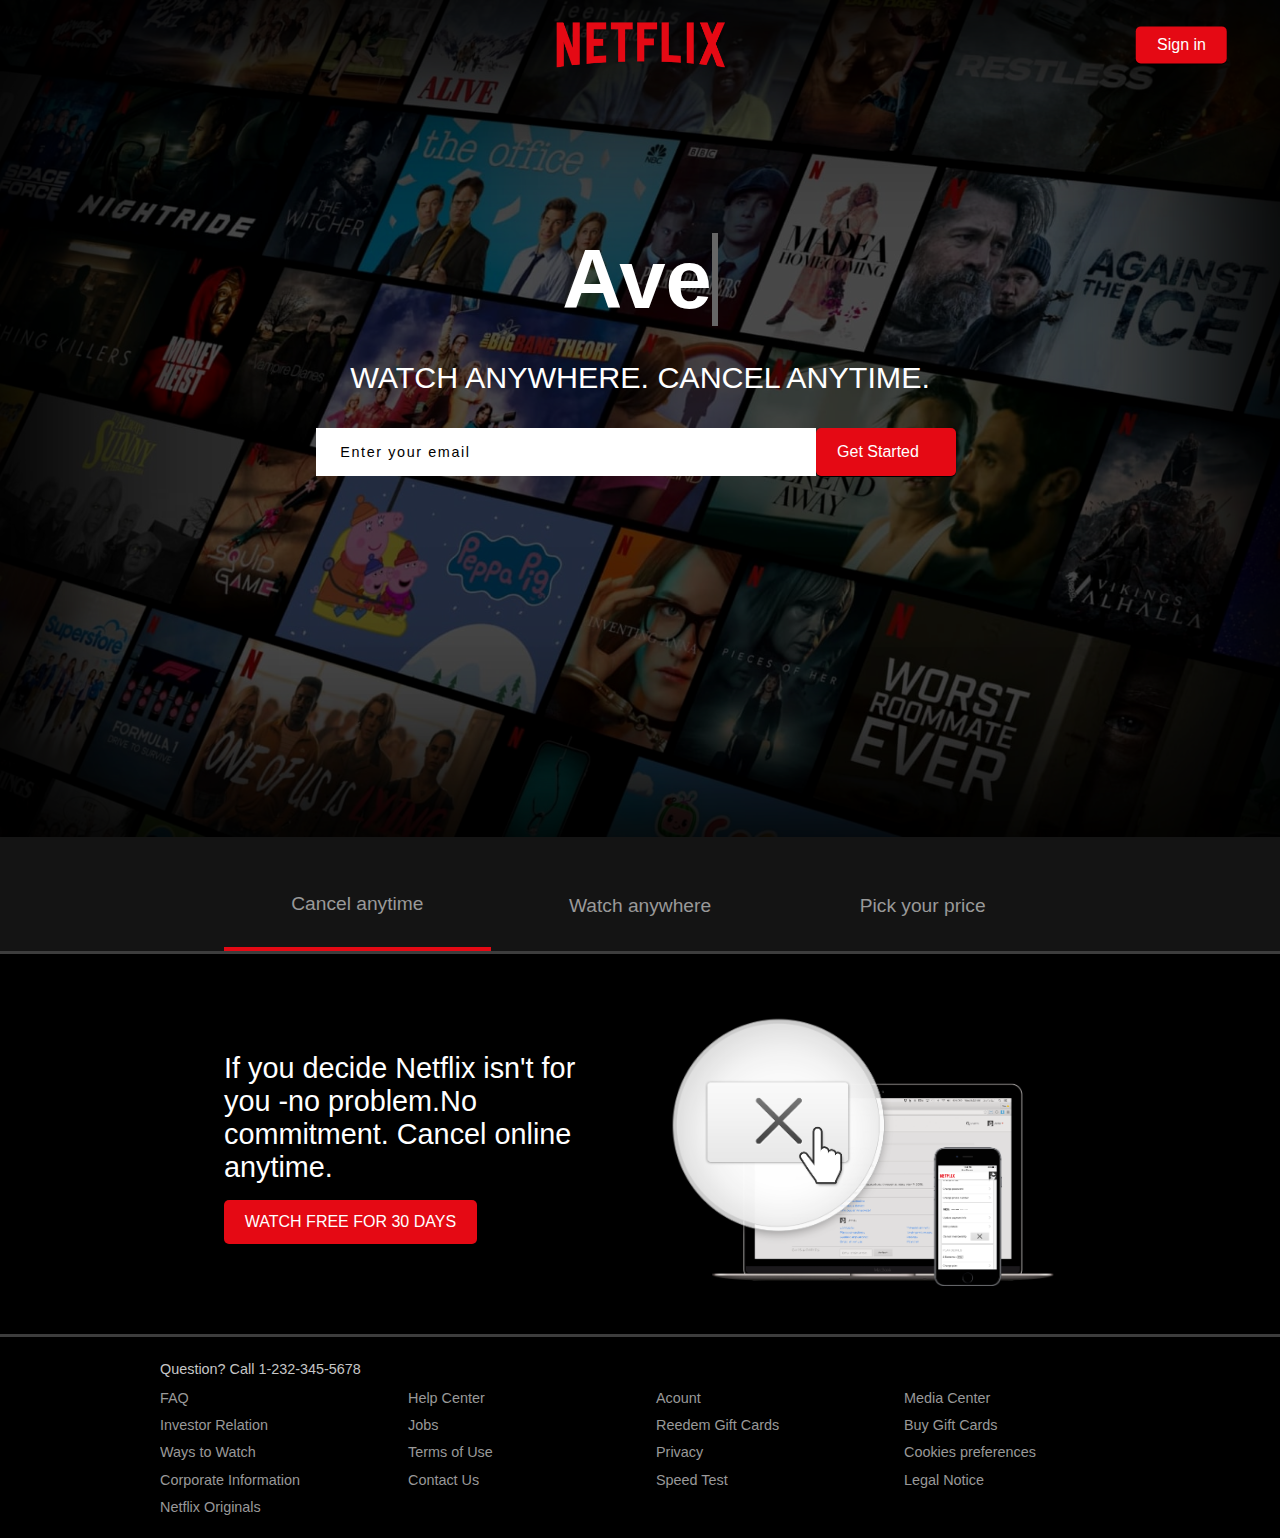
<file: index.html>
<!DOCTYPE html>
<html lang="en">
  <head>
    <meta charset="UTF-8" />
    <meta name="viewport" content="width=device-width, initial-scale=1.0" />
    <link
      rel="stylesheet"
      href="https://cdnjs.cloudflare.com/ajax/libs/font-awesome/6.4.0/css/all.min.css"
      integrity="sha512-iecdLmaskl7CVkqkXNQ/ZH/XLlvWZOJyj7Yy7tcenmpD1ypASozpmT/E0iPtmFIB46ZmdtAc9eNBvH0H/ZpiBw=="
      crossorigin="anonymous"
      referrerpolicy="no-referrer"
    />

    <link rel="icon" type="image/x-icon" href="./img/febicon.png" />

    <link rel="stylesheet" href="style.css" />
    <title>Netflix-Watch Tv Shows Online,Watch Movies Online</title>
  </head>
  <body>
    <header class="showcase">
      <div class="showcase-top">
        <img src="img/logo.png" alt="Netflix" />
        <a href="signup.html" class="btn btn rounded">Sign in</a>
      </div>

      <div class="showcase-content">
        <h1
          class="txt-rotate"
          data-period="2000"
          data-rotate='[ "Avengers End Game.", "Spider Man.", "Super Man", "Hulk", "Netflix." ]'
        ></h1>
        <p>Watch anywhere. Cancel anytime.</p>
        <!-- <a href="#" class="btn btn-xl">
          Watch free for 30 Days <i class="fas fa-chevron-right btn-icon"></i>
        </a> -->
        <div class="form">
          <div >
            <input type="text" name="email" id="email" placeholder="Enter your email" />
            <label for="email" placeholder="Enter your email"></label>
          </div>
          <button id="emailSubmit" class="btn">
            Get Started <i class="fas fa-chevron-right btn-icon"></i>
          </button>
          
        </div>
        
      </div>
      
    </header>

    <section class="tabs">
      <div class="container">
        <div id="tab-1" class="tab-item tab-border">
          <i class="fas fa-door-open fa-3x"></i>
          <p class="hide-sm">Cancel anytime</p>
        </div>

        <div id="tab-2" class="tab-item">
          <i class="fas fa-tablet-alt fa-3x"></i>
          <p class="hide-sm">Watch anywhere</p>
        </div>

        <div id="tab-3" class="tab-item">
          <i class="fas fa-tags fa-3x"></i>
          <p class="hide-sm">Pick your price</p>
        </div>
      </div>
    </section>

    <section class="tab-content">
      <div class="container">
        <!-- tab 1 Content -->

        <div id="tab-1-content" class="tab-content-item show">
          <div class="tab-1-content-inner">
            <div>
              <p class="text-lg">
                If you decide Netflix isn't for you -no problem.No commitment.
                Cancel online anytime.
              </p>
              <a href="#" class="btn btn-lg">Watch free for 30 Days</a>
            </div>
            <img src="img/tab-content-1.png" alt="" />
          </div>
        </div>

        <!-- tab 2 content  -->

        <div id="tab-2-content" class="tab-content-item">
          <div class="tab-2-content-top">
            <p class="text-lg">
              Watch Tv shows and movies anytime,anywhere -personalized you.
            </p>
            <a href="#" class="btn btn-lg">Watch free for 30 Days</a>
          </div>
          <div class="tab-2-content-bottom">
            <div>
              <img src="img/tab-content-2-1.png" alt="" />
              <p class="text-md">Watch on yourTv</p>
              <p class="text-dark">
                Smart Tvs Playstation, Xbox, Chromecast, Apple Tv, Blu-ray
                players and more.
              </p>
            </div>

            <div>
              <img src="img/tab-content-2-2.png" alt="" />
              <p class="text-md">Watch instantly or download for later</p>
              <p class="text-dark">
                Available on phone and tablet, whereever you go.
              </p>
            </div>

            <div>
              <img src="img/tab-content-2-3.png" alt="" />
              <p class="text-md">Use any computer</p>
              <p class="text-dark">Watch right on Netflix.com</p>
            </div>
          </div>
        </div>

        <!-- tab 3 content  -->
        <div id="tab-3-content" class="tab-content-item">
          <div class="text-center">
            <p class="text-lg">
              Choose one plan and Watch everything on Netflix
            </p>
            <a href="#" class="btn btn-lg">Watch free for 30 Days</a>
          </div>

          <table class="table">
            <thead>
              <tr>
                <th></th>
                <th>Basic</th>
                <th>Standard</th>
                <th>Premium</th>
              </tr>
            </thead>
            <tbody>
              <tr>
                <td>Monthly price after free month ends on 6/20/23</td>
                <td>₹750</td>
                <td>₹1099</td>
                <td>₹1399</td>
              </tr>
              <tr>
                <td>Hd Available</td>
                <td><i class="fas fa-times"></i></td>
                <td><i class="fas fa-check"></i></td>
                <td><i class="fas fa-check"></i></td>
              </tr>
              <tr>
                <td>ultra Hd Available</td>
                <td><i class="fas fa-times"></i></td>
                <td><i class="fas fa-times"></i></td>
                <td><i class="fas fa-check"></i></td>
              </tr>
              <tr>
                <td>Screen you can Watch on the same time</td>
                <td>1</td>
                <td>2</td>
                <td>4</td>
              </tr>
              <tr>
                <td>Watch on your laptop, Tv, phone and tablet</td>
                <td><i class="fas fa-check"></i></td>
                <td><i class="fas fa-check"></i></td>
                <td><i class="fas fa-check"></i></td>
              </tr>
              <tr>
                <td>Unlimited movies and Tv Shows</td>
                <td><i class="fas fa-check"></i></td>
                <td><i class="fas fa-check"></i></td>
                <td><i class="fas fa-check"></i></td>
              </tr>
              <tr>
                <td>Cancel anytime</td>
                <td><i class="fas fa-check"></i></td>
                <td><i class="fas fa-check"></i></td>
                <td><i class="fas fa-check"></i></td>
              </tr>
              <tr>
                <td>First month free</td>
                <td><i class="fas fa-check"></i></td>
                <td><i class="fas fa-check"></i></td>
                <td><i class="fas fa-check"></i></td>
              </tr>
            </tbody>
          </table>
        </div>
      </div>
    </section>
    <div class="footer-tab"></div>
    <footer class="footer">
      <p>Question? Call 1-232-345-5678</p>
      <div class="footer-cols">
        <ul>
          <li><a href="https://help.netflix.com/en/node/412">FAQ</a></li>
          <li>
            <a href="https://ir.netflix.net/ir-overview/profile/default.aspx"
              >Investor Relation</a
            >
          </li>
          <li><a href="https://devices.netflix.com/en/">Ways to Watch</a></li>
          <li>
            <a href="https://help.netflix.com/legal/corpinfo"
              >Corporate Information</a
            >
          </li>
          <li>
            <a href="https://www.netflix.com/in/browse/genre/839338"
              >Netflix Originals</a
            >
          </li>
        </ul>
        <ul>
          <li><a href="https://help.netflix.com/en/">Help Center</a></li>
          <li><a href="https://jobs.netflix.com/">Jobs</a></li>
          <li>
            <a href="https://help.netflix.com/legal/termsofuse">Terms of Use</a>
          </li>
          <li>
            <a href="https://help.netflix.com/en/contactus">Contact Us</a>
          </li>
        </ul>
        <ul>
          <li>
            <a
              href="https://www.netflix.com/in/login?nextpage=https%3A%2F%2Fwww.netflix.com%2Fyouraccount"
              >Acount</a
            >
          </li>
          <li><a href="#">Reedem Gift Cards</a></li>
          <li><a href="https://help.netflix.com/legal/privacy">Privacy</a></li>
          <li><a href="https://fast.com/">Speed Test</a></li>
        </ul>
        <ul>
          <li><a href="https://media.netflix.com/en/">Media Center</a></li>
          <li><a href="#">Buy Gift Cards</a></li>
          <li><a href="https://www.netflix.com/in/">Cookies preferences</a></li>
          <li>
            <a href="https://help.netflix.com/legal/notices">Legal Notice</a>
          </li>
        </ul>
      </div>
    </footer>
    <script src="main.js"></script>
  </body>
</html>
</file>
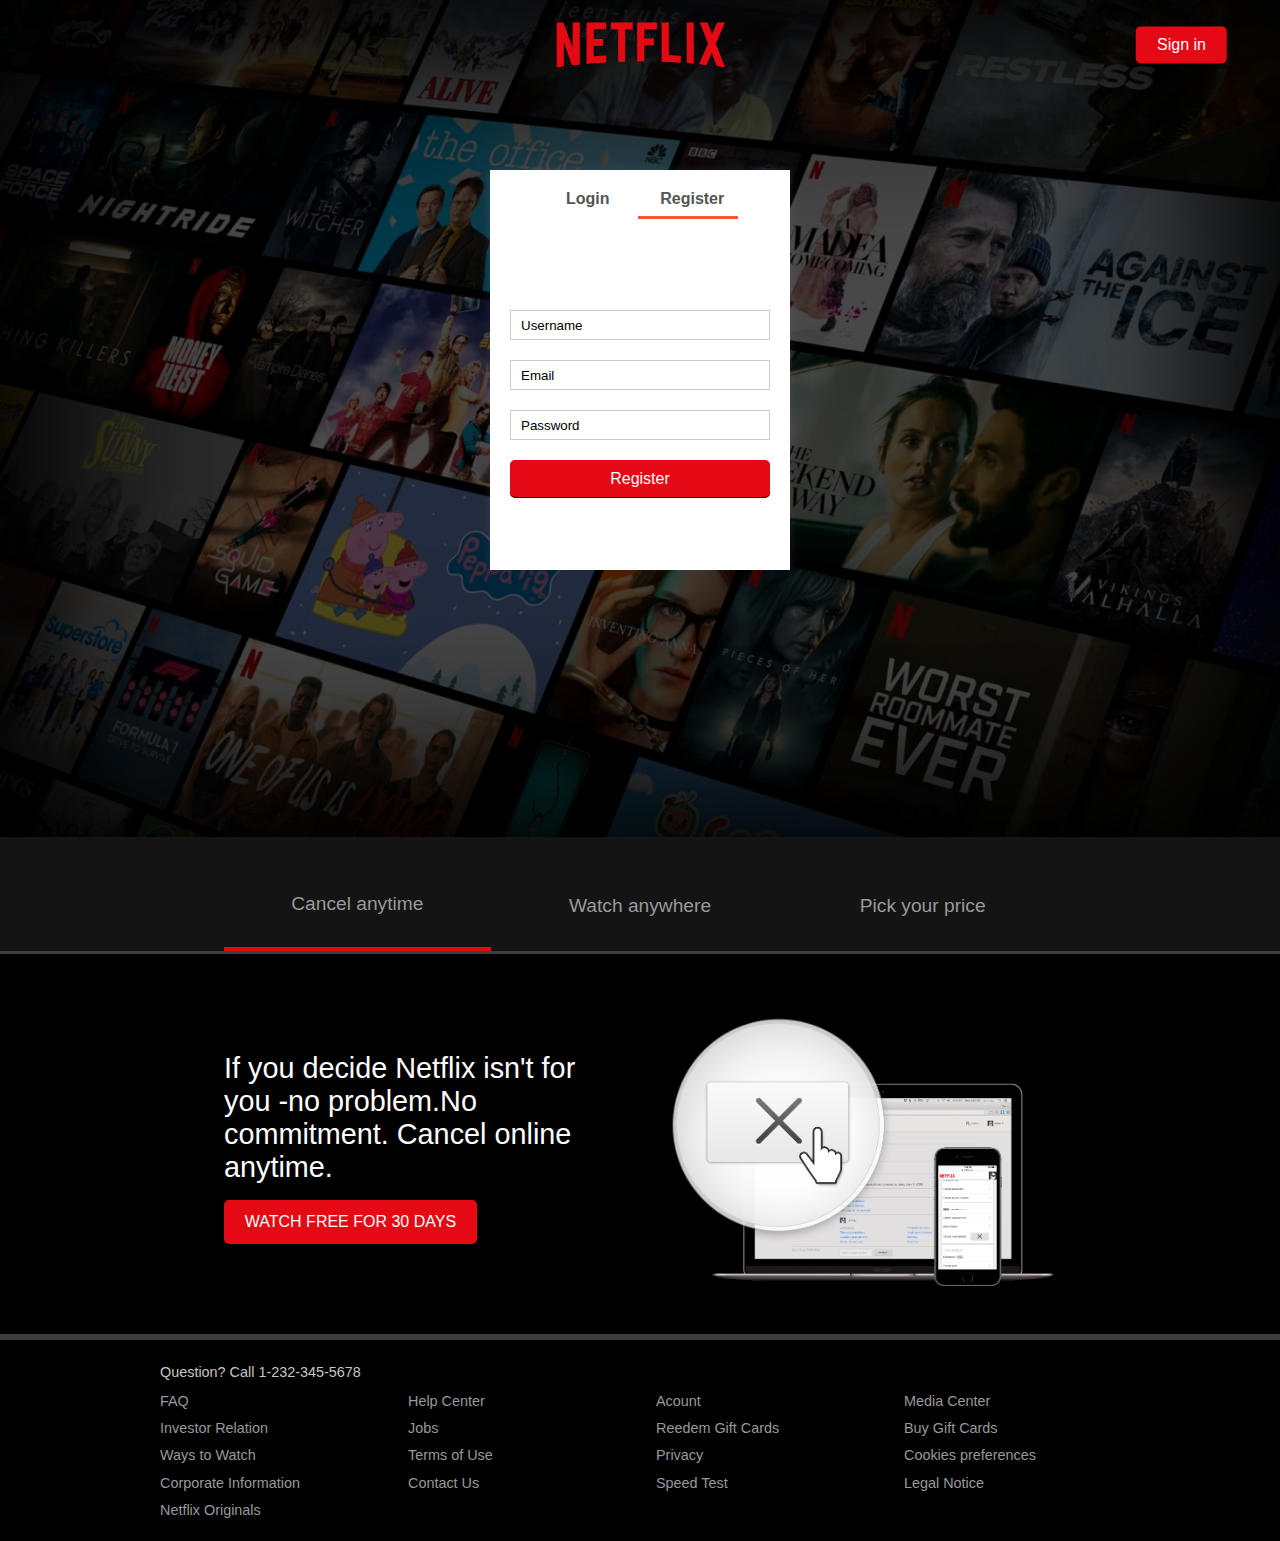
<file: signup.html>
<!DOCTYPE html>
<html lang="en">
  <head>
    <meta charset="UTF-8" />
    <meta name="viewport" content="width=device-width, initial-scale=1.0" />
    <link
      rel="stylesheet"
      href="https://cdnjs.cloudflare.com/ajax/libs/font-awesome/6.4.0/css/all.min.css"
      integrity="sha512-iecdLmaskl7CVkqkXNQ/ZH/XLlvWZOJyj7Yy7tcenmpD1ypASozpmT/E0iPtmFIB46ZmdtAc9eNBvH0H/ZpiBw=="
      crossorigin="anonymous"
      referrerpolicy="no-referrer"
    />

    <link rel="icon" type="image/x-icon" href="./img/febicon.png" />

    <link rel="stylesheet" href="style.css" />
    <title>Netflix-Watch Tv Shows Online,Watch Movies Online</title>
  </head>
  <body>
    <header class="showcase">
      <div class="showcase-top">
        <img src="img/logo.png" alt="Netflix" />
        <a href="#" class="btn btn rounded">Sign in</a>
      </div>

      <!------------ signup page ----------->

      <div class="container">
        <div class="row">
          <div class="col-2">
            <div class="form-container">
              <div class="form-btn">
                <span onclick="login()">Login</span>
                <span onclick="register()">Register</span>
                <hr id="Indicator" />
              </div>
              <form id="LoginForm">
                <input type="text" placeholder="Username" />
                <input type="password" placeholder="Password" />
                <button type="submit" class="btn">Login</button>
                <a href="#" style="color: black">Forgot password</a>
              </form>
              <form id="RegForm">
                <input type="text" placeholder="Username" />
                <input type="email" placeholder="Email" />
                <input type="password" placeholder="Password" />
                <button type="submit" class="btn">Register</button>
              </form>
            </div>
          </div>
        </div>
      </div>
    </header>

    <!-- tab -->
    <section class="tabs">
      <div class="container">
        <div id="tab-1" class="tab-item tab-border">
          <i class="fas fa-door-open fa-3x"></i>
          <p class="hide-sm">Cancel anytime</p>
        </div>

        <div id="tab-2" class="tab-item">
          <i class="fas fa-tablet-alt fa-3x"></i>
          <p class="hide-sm">Watch anywhere</p>
        </div>

        <div id="tab-3" class="tab-item">
          <i class="fas fa-tags fa-3x"></i>
          <p class="hide-sm">Pick your price</p>
        </div>
      </div>
    </section>

    <section class="tab-content">
      <div class="container">
        <!-- tab 1 Content -->

        <div id="tab-1-content" class="tab-content-item show">
          <div class="tab-1-content-inner">
            <div>
              <p class="text-lg">
                If you decide Netflix isn't for you -no problem.No commitment.
                Cancel online anytime.
              </p>
              <a href="#" class="btn btn-lg">Watch free for 30 Days</a>
            </div>
            <img src="img/tab-content-1.png" alt="" />
          </div>
        </div>

        <!-- tab 2 content  -->

        <div id="tab-2-content" class="tab-content-item">
          <div class="tab-2-content-top">
            <p class="text-lg">
              Watch Tv shows and movies anytime,anywhere -personalized you.
            </p>
            <a href="#" class="btn btn-lg">Watch free for 30 Days</a>
          </div>
          <div class="tab-2-content-bottom">
            <div>
              <img src="img/tab-content-2-1.png" alt="" />
              <p class="text-md">Watch on yourTv</p>
              <p class="text-dark">
                Smart Tvs Playstation, Xbox, Chromecast, Apple Tv, Blu-ray
                players and more.
              </p>
            </div>

            <div>
              <img src="img/tab-content-2-2.png" alt="" />
              <p class="text-md">Watch instantly or download for later</p>
              <p class="text-dark">
                Available on phone and tablet, whereever you go.
              </p>
            </div>

            <div>
              <img src="img/tab-content-2-3.png" alt="" />
              <p class="text-md">Use any computer</p>
              <p class="text-dark">Watch right on Netflix.com</p>
            </div>
          </div>
        </div>

        <!-- tab 3 content  -->
        <div id="tab-3-content" class="tab-content-item">
          <div class="text-center">
            <p class="text-lg">
              Choose one plan and Watch everything on Netflix
            </p>
            <a href="#" class="btn btn-lg">Watch free for 30 Days</a>
          </div>

          <table class="table">
            <thead>
              <tr>
                <th></th>
                <th>Basic</th>
                <th>Standard</th>
                <th>Premium</th>
              </tr>
            </thead>
            <tbody>
              <tr>
                <td>Monthly price after free month ends on 6/20/23</td>
                <td>₹750</td>
                <td>₹1099</td>
                <td>₹1399</td>
              </tr>
              <tr>
                <td>Hd Available</td>
                <td><i class="fas fa-times"></i></td>
                <td><i class="fas fa-check"></i></td>
                <td><i class="fas fa-check"></i></td>
              </tr>
              <tr>
                <td>ultra Hd Available</td>
                <td><i class="fas fa-times"></i></td>
                <td><i class="fas fa-times"></i></td>
                <td><i class="fas fa-check"></i></td>
              </tr>
              <tr>
                <td>Screen you can Watch on the same time</td>
                <td>1</td>
                <td>2</td>
                <td>4</td>
              </tr>
              <tr>
                <td>Watch on your laptop, Tv, phone and tablet</td>
                <td><i class="fas fa-check"></i></td>
                <td><i class="fas fa-check"></i></td>
                <td><i class="fas fa-check"></i></td>
              </tr>
              <tr>
                <td>Unlimited movies and Tv Shows</td>
                <td><i class="fas fa-check"></i></td>
                <td><i class="fas fa-check"></i></td>
                <td><i class="fas fa-check"></i></td>
              </tr>
              <tr>
                <td>Cancel anytime</td>
                <td><i class="fas fa-check"></i></td>
                <td><i class="fas fa-check"></i></td>
                <td><i class="fas fa-check"></i></td>
              </tr>
              <tr>
                <td>First month free</td>
                <td><i class="fas fa-check"></i></td>
                <td><i class="fas fa-check"></i></td>
                <td><i class="fas fa-check"></i></td>
              </tr>
            </tbody>
          </table>
        </div>
      </div>
    </section>
    <div class="footer-tab"></div>

    <!-- footer -->
    <div class="footer-tab"></div>
    <footer class="footer">
      <p>Question? Call 1-232-345-5678</p>
      <div class="footer-cols">
        <ul>
          <li><a href="https://help.netflix.com/en/node/412">FAQ</a></li>
          <li>
            <a href="https://ir.netflix.net/ir-overview/profile/default.aspx"
              >Investor Relation</a
            >
          </li>
          <li><a href="https://devices.netflix.com/en/">Ways to Watch</a></li>
          <li>
            <a href="https://help.netflix.com/legal/corpinfo"
              >Corporate Information</a
            >
          </li>
          <li>
            <a href="https://www.netflix.com/in/browse/genre/839338"
              >Netflix Originals</a
            >
          </li>
        </ul>
        <ul>
          <li><a href="https://help.netflix.com/en/">Help Center</a></li>
          <li><a href="https://jobs.netflix.com/">Jobs</a></li>
          <li>
            <a href="https://help.netflix.com/legal/termsofuse">Terms of Use</a>
          </li>
          <li>
            <a href="https://help.netflix.com/en/contactus">Contact Us</a>
          </li>
        </ul>
        <ul>
          <li>
            <a
              href="https://www.netflix.com/in/login?nextpage=https%3A%2F%2Fwww.netflix.com%2Fyouraccount"
              >Acount</a
            >
          </li>
          <li><a href="#">Reedem Gift Cards</a></li>
          <li><a href="https://help.netflix.com/legal/privacy">Privacy</a></li>
          <li><a href="https://fast.com/">Speed Test</a></li>
        </ul>
        <ul>
          <li><a href="https://media.netflix.com/en/">Media Center</a></li>
          <li><a href="#">Buy Gift Cards</a></li>
          <li><a href="https://www.netflix.com/in/">Cookies preferences</a></li>
          <li>
            <a href="https://help.netflix.com/legal/notices">Legal Notice</a>
          </li>
        </ul>
      </div>
    </footer>
    <script src="main.js"></script>
  </body>
</html>
</file>
<file: style.css>
:root {
  --primary-color: #e50914;
  --dark-color: #141414;
}

* {
  box-sizing: border-box;
  margin: 0;
  padding: 0;
}

body {
  font-family: "Arial", sans-serif;
  -webkit-font-smoothing: antialiased;
  background-color: #000;
  color: #999;
}

ul {
  list-style: none;
}

h1,
h2,
h3,
h4 {
  color: white;
}

a {
  color: white;
  text-decoration: none;
}

p {
  margin: 0.5rem 0;
}

img {
  width: 100%;
}

.showcase {
  width: 100%;
  height: 93vh;
  position: relative;
  background: url("./img/background.jpg") no-repeat center center/cover;
}

/* background light of whole */

.showcase::after {
  content: "";
  position: absolute;
  top: 0;
  left: 0;
  width: 100%;
  height: 100%;
  z-index: 1;
  background: rgb(0, 0, 0, 0.6);
  box-shadow: inset 70px 50px 200px #000000, inset -70px -50px 200px #000000;
}

.showcase-top {
  position: relative;
  z-index: 2;
  height: 90px;
}

.showcase-top img {
  width: 170px;
  position: absolute;
  top: 50%;
  left: 50%;
  transform: translate(-50%, -50%);
}

.showcase-top a {
  position: absolute;
  top: 50%;
  right: 0;
  transform: translate(-50%, -50%);
}

.showcase-content {
  position: relative;
  z-index: 2;
  margin: auto;
  display: flex;
  flex-direction: column;
  justify-content: center;
  align-items: center;
  text-align: center;
  margin-top: 9rem;
}

.showcase-content h1 {
  font-weight: 700;
  font-size: 5.2rem;
  line-height: 1.1;
  margin: 0 0 2rem;
}

.showcase-content p {
  text-transform: uppercase;
  color: #fff;
  font-weight: 400;
  font-size: 1.9rem;
  line-height: 1.25;
  margin: 0 0 2rem;
}

.form{
  display: flex;
  /* width: 20rem; */
  height: 3rem;
  
 
}

.form div{
  width: 500px;
  height: 3rem;
  position: relative; 
 
 
}
.form input{
  height: 100%;
  width: 100%; 
  border: none;
  padding: 1.5rem;
  color: rgb(0, 0, 0);
  letter-spacing: 0.1rem;
  font-size: 0.9rem;
  font-weight: 100;
}
::placeholder {
  color: black;
}
/* input[type=text] {
  

} */
input[type=text]::placeholder {
  color: #000;

}
input:focus{
  outline: none;
}
.form btn{
   width: 250px;
   background-color: #e50914;
   font-size: 1.875rem;
}
.form label{
  position: absolute;
  left: 10px;
  color: #fff;
  /* color:rgba(128, 128, 128, 0.301); */
 
  
}
/* ---------- signup page---------- */

.form-container {
  background: #fff;
  width: 300px;
  height: 400px;
  position: relative;
  text-align: center;
  padding: 20px 0;
  margin: auto;
  box-shadow: 0 0 10px 0px rgba(233, 219, 219, 0.1);
  margin-top: 5rem;
  z-index: 2;
  overflow: hidden;
}
.form-container span {
  font-weight: bold;
  padding: 0 10px;
  color: #555;
  cursor: pointer;
  width: 100px;
  display: inline-block;
}
.form-btn {
  display: inline-block;
}
.form-container form {
  max-width: 300px;
  padding: 0 20px;
  position: absolute;
  top: 130px;
  transition: transform 0.5s;
}
form input {
  width: 100%;
  height: 30px;
  margin: 10px 0;
  padding: 0 10px;
  border: 1px solid #ccc;
}
form .btn {
  width: 100%;
  border: none;
  cursor: pointer;
  margin: 10px 0;
}
form .btn:focus {
  outline: none;
}
#LoginForm {
  left: -300px;
}
#RegForm {
  left: 0;
}
form a {
  font-size: 12px;
}
#Indicator {
  width: 100px;
  border: none;
  background: #ff523b;
  height: 3px;
  margin-top: 8px;
  transform: translate(100px);
  transition: transform 0.5s;
}

/* ------tabs--------- */

.tabs {
  background: var(--dark-color);
  padding-top: 1rem;
  border-bottom: 3px solid #3d3d3d;
}

.tabs .container {
  display: grid;
  grid-template-columns: repeat(3, 1fr);
  grid-gap: 1rem;
  align-items: center;
  justify-content: center;
  text-align: center;
}
.tabs p {
  font-size: 1.2rem;
  padding-top: 0.5rem;
}
.tabs .container > div {
  padding: 1.5rem 0;
}
.tabs .container > div:hover {
  color: #fff;
  cursor: pointer;
}

.tab-border {
  border-bottom: 4px solid var(--primary-color);
}

/* Tab content */

.tab-content {
  padding: 3rem 0;
  background: #000;
  color: #fff;
}

/* Hide content ek bar me ek tab dikhe ga */
#tab-1-content,
#tab-2-content,
#tab-3-content {
  display: none;
}
.show {
  display: block !important;
}

#tab-1-content .tab-1-content-inner {
  display: grid;
  grid-template-columns: repeat(2, 1fr);
  grid-gap: 2rem;
  align-items: center;
  justify-content: center;
}

#tab-2-content .tab-2-content-top {
  display: grid;
  grid-template-columns: 2fr 1fr;
  grid-gap: 1rem;
  justify-content: center;
  align-items: center;
}

#tab-2-content .tab-2-content-bottom {
  margin-top: 2rem;
  display: grid;
  grid-template-columns: repeat(3, 1fr);
  grid-gap: 2rem;
  justify-content: center;
  align-items: center;
  text-align: center;
}

.table {
  width: 100%;
  margin-top: 2rem;
  border-collapse: collapse;
  border-spacing: 0;
}

.table thead th {
  text-transform: uppercase;
  padding: 0.8rem;
}
.table tbody tr td {
  color: #999;
  padding: 0.8rem 1.2rem;
  text-align: center;
}

.table tbody tr td:first-child {
  text-align: left;
}
.table tbody tr:nth-child(odd) {
  background: #222;
}

/* footer  */

.footer-tab {
  background: var(--dark-color);
  border-bottom: 3px solid #3d3d3d;
}

.footer {
  max-width: 75%;
  margin: 1rem auto;
  overflow: auto;
}

.footer,
.footer a {
  color: #999;
  font-size: 0.9rem;
}
.footer a {
  margin-bottom: 1.5rem;
}
.footer p {
  margin-top: 1.5rem 0rem;
  color: #ffffffc9;
}
.footer .footer-cols {
  display: grid;
  grid-template-columns: repeat(4, 1fr);
  grid-gap: 2rem;
}
.footer li {
  line-height: 1.9;
}
/* container */

.container {
  max-width: 70%;
  margin: auto;
  overflow: hidden;
  padding: 0 2rem;
}

/* Text Style  */

.text-xl {
  font-size: 2rem;
  margin-bottom: 1rem;
}
.text-lg {
  font-size: 1.8rem;
  margin-bottom: 1rem;
}
.text-md {
  font-size: 1.5rem;
  margin-bottom: 1rem;
}
.text-center {
  text-align: center;
}
.text-dark {
  color: #999;
}

/* buttons */
.btn {
  display: inline-block;
  background: var(--primary-color);
  color: #fff;
  padding: 0.6rem 1.3rem;
  font-size: 1rem;
  text-align: center;
  border: none;
  cursor: pointer;
  margin-right: 0.5rem;
  outline: none;
  box-shadow: 0 1px 0 rgb(0, 0, 0.45);
  border-radius: 5px;
}

.btn:hover {
  opacity: 0.9rem;
}

.btn-rounded {
  border-radius: 5px;
}

.btn-xl {
  font-size: 2rem;
  padding: 1.5rem 2.1rem;
  text-transform: uppercase;
  border-radius: 5px;
}

.btn-lg {
  font-size: 1rem;
  padding: 0.8rem 1.3rem;
  text-transform: uppercase;
}
.btn-icon {
  margin-left: 1rem;
}

@media (max-width: 960px) {
  .showcase {
    height: 70vh;
  }
  .hide-sm {
    display: none;
  }
  .showcase-top img {
    top: 30px;
    left: 5%;
    transform: trnaslate(0);
  }
  .showcase-content h1 {
    font-size: 3.7rem;
    line-height: 1;
  }

  .showcase-content p {
    font-size: 1.5rem;
  }

  .footer .footer-cols {
    grid-template-columns: repeat(2, 1fr);
  }

  .btn-xl {
    font-size: 1.5rem;
    padding: 1.4rem 2rem;
  }
  .text-xl {
    font-size: 1.5rem;
  }
  .text-lg {
    font-size: 1.3rem;
  }
  .text-md {
    font-size: 1rem;
  }
}

@media (max-width: 700px) {
  .showcase::after {
    box-shadow: inset 45px 60px 200px #000000, inset -45px -60px 200px #000000;
  }
  #tab-1-content .tab-1-content-inner {
    grid-template-columns: 1fr;
    align-items: center;
  }
  #tab-2-content .tab-2-content-top {
    display: block;
    text-align: center;
  }
  #tab-2-content .tab-2-content-top {
    grid-template-columns: 1fr;
  }
}
</file>
